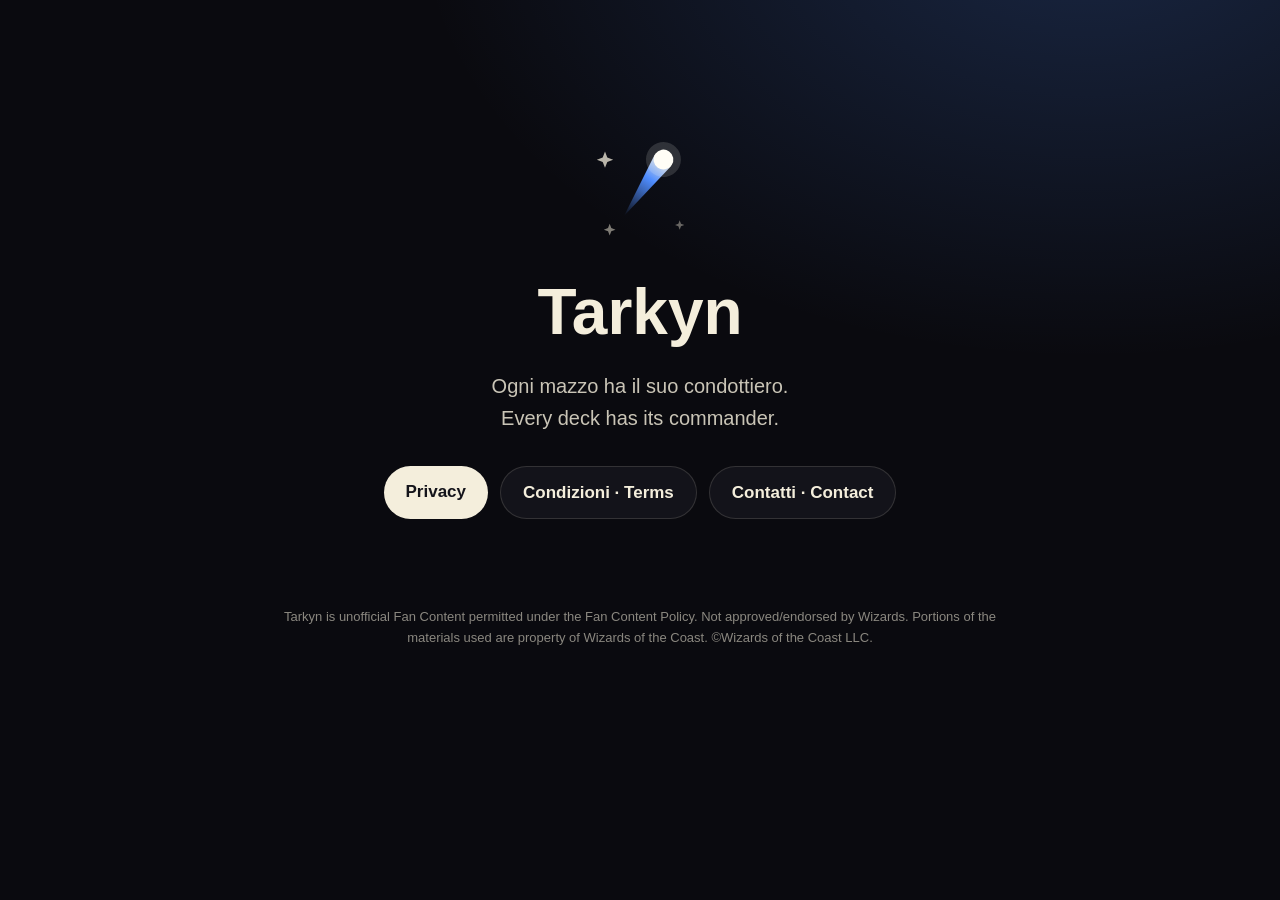
<file: index.html>
<!doctype html>
<html lang="it">
<head>
<meta charset="utf-8">
<meta name="viewport" content="width=device-width, initial-scale=1">
<title>Tarkyn</title>
<meta name="description" content="Tarkyn: costruisci il mazzo attorno al tuo comandante. Ogni mazzo ha il suo condottiero.">
<link rel="icon" href="favicon.svg">
<link rel="stylesheet" href="stile.css">
<style>.hero { text-align: center; padding: 72px 0 24px; } .hero svg { width: 140px; height: 140px; } .hero h1 { font-size: clamp(40px, 9vw, 64px); margin: 8px 0; } .hero p { font-size: 20px; } .links { display: flex; gap: 12px; justify-content: center; flex-wrap: wrap; margin-top: 32px; } .links a { padding: 12px 22px; border-radius: 999px; background: var(--avorio); color: #14141B; text-decoration: none; font-weight: 600; } .links a + a { background: var(--superficie); color: var(--avorio); border: 1px solid rgba(244,238,220,.14); }</style>
</head>
<body>
<main>
<div class="hero">
  <svg viewBox="0 0 120 120" aria-hidden="true"><defs><linearGradient id="t" x1="60" y1="14" x2="60" y2="76" gradientUnits="userSpaceOnUse"><stop offset="0" stop-color="#F4EEDC"/><stop offset=".375" stop-color="#4F8DFF"/><stop offset="1" stop-color="#4F8DFF" stop-opacity="0"/></linearGradient></defs><g transform="translate(-8 8) rotate(35 60 66)"><path d="M51.5 18Q60 15 68.5 18L60 76Z" fill="url(#t)"/><circle cx="60" cy="17" r="15" fill="#FFFDF6" fill-opacity=".14"/><circle cx="60" cy="17" r="8.5" fill="#FFFDF6"/></g><path d="M30 27L31.96 32.04L37 34L31.96 35.96L30 41L28.04 35.96L23 34L28.04 32.04Z" fill="#F4EEDC" fill-opacity=".75"/><path d="M34 89L35.4 92.6L39 94L35.4 95.4L34 99L32.6 95.4L29 94L32.6 92.6Z" fill="#F4EEDC" fill-opacity=".5"/><path d="M94 86L95.12 88.88L98 90L95.12 91.12L94 94L92.88 91.12L90 90L92.88 88.88Z" fill="#F4EEDC" fill-opacity=".4"/></svg>
  <h1>Tarkyn</h1>
  <p>Ogni mazzo ha il suo condottiero.<br><span lang="en">Every deck has its commander.</span></p>
  <div class="links"><a href="privacy.html">Privacy</a><a href="termini.html">Condizioni · Terms</a><a href="mailto:29_sabot_letale@icloud.com">Contatti · Contact</a></div>
</div>
<footer style="text-align:center">Tarkyn is unofficial Fan Content permitted under the Fan Content Policy. Not approved/endorsed by Wizards. Portions of the materials used are property of Wizards of the Coast. ©Wizards of the Coast LLC.</footer>
</main>
</body>
</html>
</file>
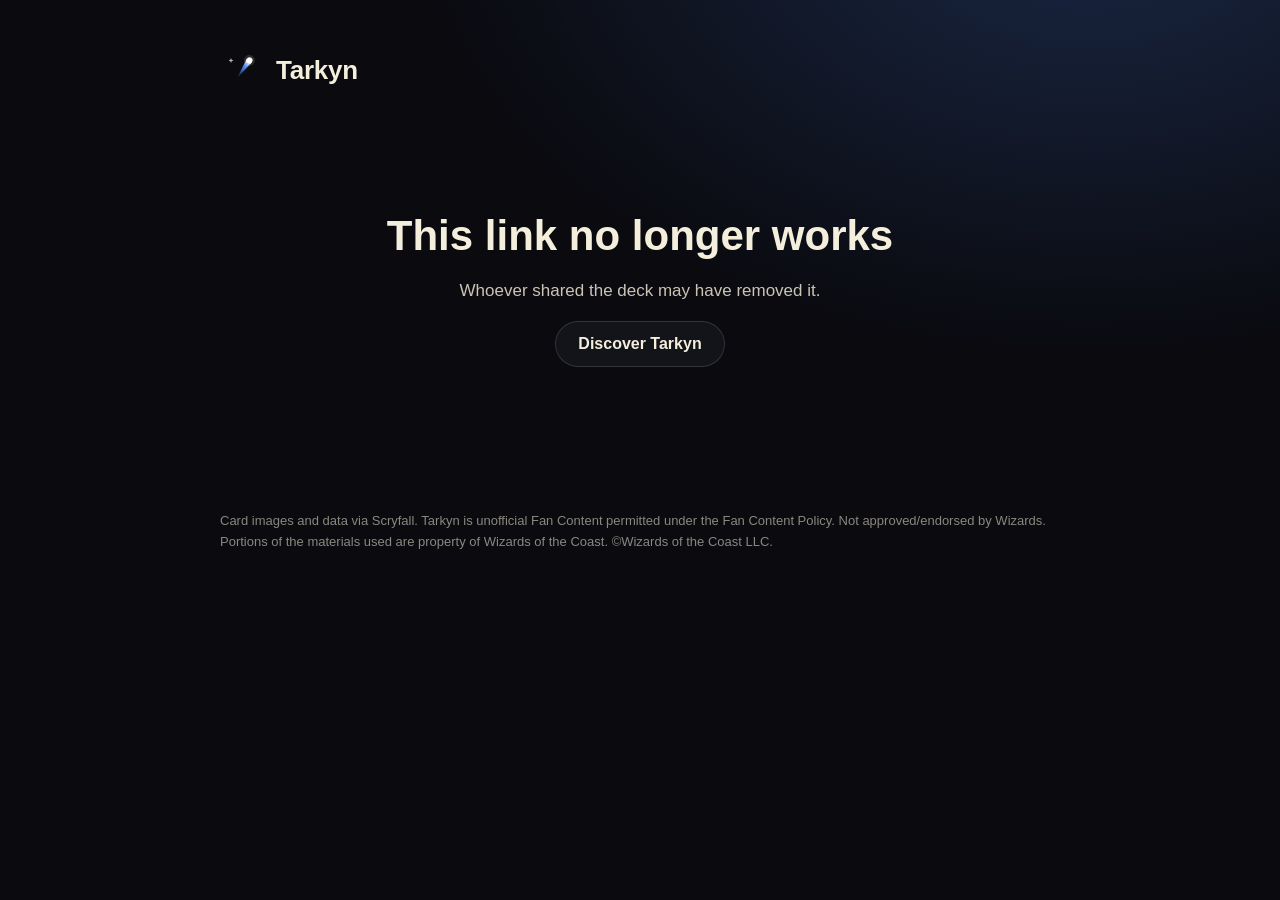
<file: mazzo.html>
<!doctype html>
<html lang="it">
<head>
<meta charset="utf-8">
<meta name="viewport" content="width=device-width, initial-scale=1">
<meta name="robots" content="noindex">
<title>Mazzo · Tarkyn</title>
<meta name="description" content="Un mazzo Commander condiviso da Tarkyn.">
<link rel="icon" href="favicon.svg">
<link rel="stylesheet" href="stile.css">
<style>
  main { max-width: 880px; }
  .hero { display: grid; grid-template-columns: minmax(0, 260px) 1fr; gap: 32px; align-items: end; margin-bottom: 32px; }
  .comandanti { position: relative; }
  .comandanti img { width: 100%; aspect-ratio: 488 / 680; border-radius: 4.75% / 3.5%; display: block; background: var(--superficie);
    box-shadow: 0 24px 60px rgba(0, 0, 0, .55), 0 0 60px var(--alone, rgba(79, 141, 255, .25)); transition: transform .4s ease; }
  .comandanti img + img { position: absolute; width: 62%; right: -18%; bottom: -10%; transform: rotate(6deg); }
  .occhiello { color: var(--blu); font: 700 13px/1 -apple-system, sans-serif; letter-spacing: .08em; text-transform: uppercase; margin: 0 0 10px; }
  .hero h1 { margin-bottom: 6px; overflow-wrap: anywhere; }
  .chi { color: var(--avorio); font-size: 19px; margin: 0 0 16px; }
  .pillole { display: flex; flex-wrap: wrap; gap: 8px; margin: 0 0 20px; padding: 0; list-style: none; }
  .pillole li { margin: 0; padding: 6px 12px; border-radius: 999px; background: var(--superficie); border: 1px solid rgba(244, 238, 220, .1); font-size: 14px; color: var(--avorio); display: inline-flex; gap: 6px; align-items: center; }
  .punti { display: inline-flex; gap: 3px; }
  .punti i { width: 11px; height: 11px; border-radius: 50%; display: inline-block; }
  .azioni { display: flex; flex-wrap: wrap; gap: 10px; }
  .azioni button, .azioni a { font: 600 16px/1 -apple-system, sans-serif; padding: 14px 22px; border-radius: 999px; border: 0; cursor: pointer; text-decoration: none; white-space: nowrap; }
  .primario { background: var(--avorio); color: #14141B; }
  .secondario { background: var(--superficie); color: var(--avorio); border: 1px solid rgba(244, 238, 220, .14) !important; }
  .fatto { color: #2FD27A; font-size: 15px; align-self: center; }
  .curva { background: var(--superficie); border: 1px solid rgba(244, 238, 220, .1); border-radius: 24px; padding: 18px 20px 12px; margin: 0 0 32px; }
  .curva h2 { margin: 0 0 12px; font-size: 17px; }
  .barre { display: grid; grid-template-columns: repeat(8, 1fr); gap: 8px; align-items: end; height: 110px; }
  .barra { display: flex; flex-direction: column; align-items: center; justify-content: flex-end; height: 100%; gap: 4px; font-size: 12px; color: var(--tenue); }
  .barra b { color: var(--avorio); font-weight: 600; }
  .barra span { width: 100%; max-width: 44px; border-radius: 8px 8px 3px 3px; background: linear-gradient(var(--blu), rgba(79, 141, 255, .45)); min-height: 3px; }
  .gruppi { columns: 2 340px; column-gap: 32px; }
  .gruppo { break-inside: avoid; margin: 0 0 28px; }
  .gruppo h2 { margin: 0 0 6px; font-size: 17px; display: flex; justify-content: space-between; }
  .gruppo h2 small { color: var(--tenue); font-weight: 500; }
  .gruppo ul { list-style: none; padding: 0; margin: 0; }
  .gruppo li { margin: 0; display: grid; grid-template-columns: 26px 1fr auto; gap: 8px; align-items: center; padding: 6px 0; border-bottom: 1px solid rgba(244, 238, 220, .06); }
  .gruppo li button { all: unset; cursor: pointer; color: var(--avorio); overflow-wrap: anywhere; }
  .gruppo li button:hover, .gruppo li button:focus-visible { color: var(--blu); }
  .q { color: var(--tenue); font-variant-numeric: tabular-nums; }
  .costo { display: inline-flex; gap: 2px; }
  .costo i { width: 15px; height: 15px; border-radius: 50%; font: 700 9px/15px -apple-system, sans-serif; text-align: center; font-style: normal; color: #14141B; background: #CFC8B6; }
  .anteprima { position: fixed; inset: 0; background: rgba(5, 5, 8, .78); display: none; align-items: center; justify-content: center; padding: 24px; z-index: 10; backdrop-filter: blur(6px); }
  .anteprima.aperta { display: flex; }
  .anteprima img { max-width: min(380px, 100%); max-height: 86vh; border-radius: 4.75% / 3.5%; box-shadow: 0 30px 80px rgba(0, 0, 0, .7); }
  .stato { text-align: center; padding: 80px 0; }
  .stato h1 { margin-bottom: 12px; }
  @media (max-width: 620px) {
    .hero { grid-template-columns: 1fr; gap: 24px; }
    .comandanti { width: min(240px, 66vw); margin: 0 auto; }
    .hero > div:last-child { text-align: center; }
    .pillole, .azioni { justify-content: center; }
  }
</style>
</head>
<body>
<main>
<header>
  <svg viewBox="0 0 120 120" aria-hidden="true"><defs><linearGradient id="t" x1="60" y1="14" x2="60" y2="76" gradientUnits="userSpaceOnUse"><stop offset="0" stop-color="#F4EEDC"/><stop offset=".375" stop-color="#4F8DFF"/><stop offset="1" stop-color="#4F8DFF" stop-opacity="0"/></linearGradient></defs><g transform="translate(-8 8) rotate(35 60 66)"><path d="M51.5 18Q60 15 68.5 18L60 76Z" fill="url(#t)"/><circle cx="60" cy="17" r="15" fill="#FFFDF6" fill-opacity=".14"/><circle cx="60" cy="17" r="8.5" fill="#FFFDF6"/></g><path d="M30 27L31.96 32.04L37 34L31.96 35.96L30 41L28.04 35.96L23 34L28.04 32.04Z" fill="#F4EEDC" fill-opacity=".75"/></svg>
  <a href="./">Tarkyn</a>
</header>
<div id="contenuto"><p class="stato" id="caricamento"></p></div>
<footer id="piede"></footer>
</main>
<div class="anteprima" id="anteprima" role="dialog" aria-modal="true"><img alt=""></div>
<script>
(() => {
  const SUPA = { url: 'https://yxtmbnbyxlhxgdmqcqsd.supabase.co/rest/v1/rpc/shared_deck', key: 'sb_publishable_RD2QDIwoy5gZ8WLfhag2tQ_oLxZ_M3_' };
  const EN = !/^it\b/i.test(navigator.language || 'it');
  document.documentElement.lang = EN ? 'en' : 'it';
  const L = EN ? {
    loading: 'Opening the deck…', eyebrow: 'Commander deck', led: 'Led by', cards: (n) => `${n} cards`, bracket: (n) => `Bracket ${n}`,
    updated: 'Updated', copy: 'Copy the list', copied: 'Copied: paste it wherever you play.', curve: 'Mana curve',
    groups: { commander: 'Commander', creature: 'Creatures', planeswalker: 'Planeswalkers', battle: 'Battles', instant: 'Instants', sorcery: 'Sorceries', artifact: 'Artifacts', enchantment: 'Enchantments', land: 'Lands', other: 'Other' },
    goneTitle: 'This link no longer works', goneText: 'Whoever shared the deck may have removed it.', errTitle: 'The deck didn’t load', errText: 'Check your connection and try again.', retry: 'Try again',
    made: 'Made with Tarkyn, the app for building Commander decks.', home: 'Discover Tarkyn',
    credits: 'Card images and data via Scryfall. Tarkyn is unofficial Fan Content permitted under the Fan Content Policy. Not approved/endorsed by Wizards. Portions of the materials used are property of Wizards of the Coast. ©Wizards of the Coast LLC.'
  } : {
    loading: 'Sto aprendo il mazzo…', eyebrow: 'Mazzo Commander', led: 'Guidato da', cards: (n) => `${n} carte`, bracket: (n) => `Bracket ${n}`,
    updated: 'Aggiornato il', copy: 'Copia la lista', copied: 'Copiata: incollala dove giochi.', curve: 'Curva di mana',
    groups: { commander: 'Comandante', creature: 'Creature', planeswalker: 'Planeswalker', battle: 'Battaglie', instant: 'Istantanei', sorcery: 'Stregonerie', artifact: 'Artefatti', enchantment: 'Incantesimi', land: 'Terre', other: 'Altro' },
    goneTitle: 'Questo link non funziona più', goneText: 'Forse chi ha condiviso il mazzo l’ha tolto.', errTitle: 'Il mazzo non si è aperto', errText: 'Controlla la connessione e riprova.', retry: 'Riprova',
    made: 'Fatto con Tarkyn, l’app per costruire mazzi Commander.', home: 'Scopri Tarkyn',
    credits: 'Immagini e dati delle carte tramite Scryfall. Tarkyn is unofficial Fan Content permitted under the Fan Content Policy. Not approved/endorsed by Wizards. Portions of the materials used are property of Wizards of the Coast. ©Wizards of the Coast LLC.'
  };
  const COLORS = { W: '#F4EEDC', U: '#4F8DFF', B: '#A06BFF', R: '#FF5A3C', G: '#2FD27A' };
  const ORDER = ['creature', 'planeswalker', 'battle', 'instant', 'sorcery', 'artifact', 'enchantment', 'land', 'other'];
  const box = document.getElementById('contenuto');
  document.getElementById('piede').textContent = L.credits;
  const esc = (s) => String(s ?? '').replace(/[&<>"']/g, (c) => ({ '&': '&amp;', '<': '&lt;', '>': '&gt;', '"': '&quot;', "'": '&#39;' })[c]);
  const img = (c) => c.img || `https://api.scryfall.com/cards/named?exact=${encodeURIComponent(c.n)}&format=image&version=normal`;

  function group(t) {
    const s = String(t || '').toLowerCase().split('//')[0];
    if (s.includes('land') && !s.includes('creature')) return 'land';
    for (const g of ['creature', 'planeswalker', 'battle', 'instant', 'sorcery', 'artifact', 'enchantment']) if (s.includes(g)) return g;
    return 'other';
  }
  function cost(m) {
    const parts = String(m || '').split('//')[0].match(/\{[^}]+\}/g) || [];
    return parts.map((p) => {
      const s = p.slice(1, -1).toUpperCase();
      const one = s.split('/').find((x) => COLORS[x]);
      return `<i style="background:${one ? COLORS[one] : '#CFC8B6'}">${esc(one && s.length === 1 ? '' : s.replace('/P', '').slice(0, 2))}</i>`;
    }).join('');
  }
  function listText(d) {
    const cmd = d.cards.filter((c) => c.c), rest = d.cards.filter((c) => !c.c);
    return ['Commander', ...cmd.map((c) => `${c.q || 1} ${c.n}`), '', 'Deck', ...rest.map((c) => `${c.q || 1} ${c.n}`)].join('\n');
  }

  function render(d) {
    const cards = Array.isArray(d.cards) ? d.cards : [];
    const commanders = cards.filter((c) => c.c);
    const total = cards.reduce((a, c) => a + (c.q || 1), 0);
    const colors = String(d.colors || '').split('').filter((x) => COLORS[x]);
    document.title = `${d.name || L.eyebrow} · Tarkyn`;
    if (colors.length) document.documentElement.style.setProperty('--alone', COLORS[colors[0]] + '55');
    const groups = {};
    for (const c of cards.filter((c) => !c.c)) (groups[group(c.t)] ||= []).push(c);
    const curve = Array(8).fill(0);
    for (const c of cards) if (!c.c && group(c.t) !== 'land') curve[Math.min(7, Math.max(0, Math.round(c.mv || 0)))] += c.q || 1;
    const top = Math.max(1, ...curve);
    const updated = d.updated ? new Date(d.updated).toLocaleDateString(EN ? 'en-GB' : 'it-IT', { day: 'numeric', month: 'long', year: 'numeric' }) : '';
    let i = 0;
    const all = [];
    const row = (c) => { all.push(c); return `<li><span class="q">${c.q || 1}</span><button data-i="${i++}">${esc(c.n)}</button><span class="costo">${cost(c.m)}</span></li>`; };
    box.innerHTML = `
      <section class="hero">
        <div class="comandanti">${commanders.slice(0, 2).map((c) => { all.push(c); return `<img src="${esc(img(c))}" alt="${esc(c.n)}" data-i="${i++}" loading="eager">`; }).join('')}</div>
        <div>
          <p class="occhiello">${L.eyebrow}</p>
          <h1>${esc(d.name || '')}</h1>
          ${commanders.length ? `<p class="chi">${L.led} ${commanders.map((c) => esc(c.n)).join(' + ')}</p>` : ''}
          <ul class="pillole">
            ${colors.length ? `<li><span class="punti">${colors.map((x) => `<i style="background:${COLORS[x]}"></i>`).join('')}</span></li>` : ''}
            <li>${L.cards(total)}</li>
            ${d.bracket ? `<li>${L.bracket(d.bracket)}</li>` : ''}
            ${updated ? `<li>${L.updated} ${updated}</li>` : ''}
          </ul>
          <div class="azioni"><button class="primario" id="copia">${L.copy}</button><span class="fatto" id="copiata" hidden>${L.copied}</span></div>
        </div>
      </section>
      <section class="curva" aria-label="${L.curve}"><h2>${L.curve}</h2>
        <div class="barre">${curve.map((n, k) => `<div class="barra"><b>${n || ''}</b><span style="height:${(n / top) * 78}%"></span>${k === 7 ? '7+' : k}</div>`).join('')}</div>
      </section>
      <section class="gruppi">${ORDER.filter((g) => groups[g]).map((g) => `
        <div class="gruppo"><h2>${L.groups[g]} <small>${groups[g].reduce((a, c) => a + (c.q || 1), 0)}</small></h2>
          <ul>${groups[g].sort((a, b) => (a.mv || 0) - (b.mv || 0) || a.n.localeCompare(b.n)).map(row).join('')}</ul></div>`).join('')}
      </section>
      <p class="nota">${L.made} <a href="./">${L.home}</a></p>`;
    document.getElementById('copia').onclick = async () => {
      try { await navigator.clipboard.writeText(listText(d)); document.getElementById('copiata').hidden = false; } catch {}
    };
    const prev = document.getElementById('anteprima');
    box.addEventListener('click', (e) => {
      const t = e.target.closest('[data-i]'); if (!t) return;
      const c = all[+t.dataset.i]; prev.querySelector('img').removeAttribute('src'); prev.querySelector('img').src = img(c); prev.querySelector('img').alt = c.n; prev.classList.add('aperta');
    });
    prev.onclick = () => prev.classList.remove('aperta');
    document.addEventListener('keydown', (e) => { if (e.key === 'Escape') prev.classList.remove('aperta'); });
  }

  function message(title, text, retry) {
    box.innerHTML = `<div class="stato"><h1>${title}</h1><p>${text}</p>${retry ? `<div class="azioni" style="justify-content:center"><button class="primario" id="riprova">${L.retry}</button></div>` : `<div class="azioni" style="justify-content:center"><a class="secondario" href="./">${L.home}</a></div>`}</div>`;
    if (retry) document.getElementById('riprova').onclick = load;
  }

  async function load() {
    const id = location.hash.replace(/^#/, '').trim();
    box.innerHTML = `<p class="stato">${L.loading}</p>`;
    if (!/^[A-Za-z0-9]{6,20}$/.test(id)) return message(L.goneTitle, L.goneText, false);
    try {
      const r = await fetch(SUPA.url, { method: 'POST', headers: { apikey: SUPA.key, 'Content-Type': 'application/json' }, body: JSON.stringify({ p_id: id }) });
      if (!r.ok) throw new Error(r.status);
      const d = await r.json();
      if (!d || !Array.isArray(d.cards)) return message(L.goneTitle, L.goneText, false);
      render(d);
    } catch { message(L.errTitle, L.errText, true); }
  }
  window.addEventListener('hashchange', load);
  load();
})();
</script>
</body>
</html>
</file>
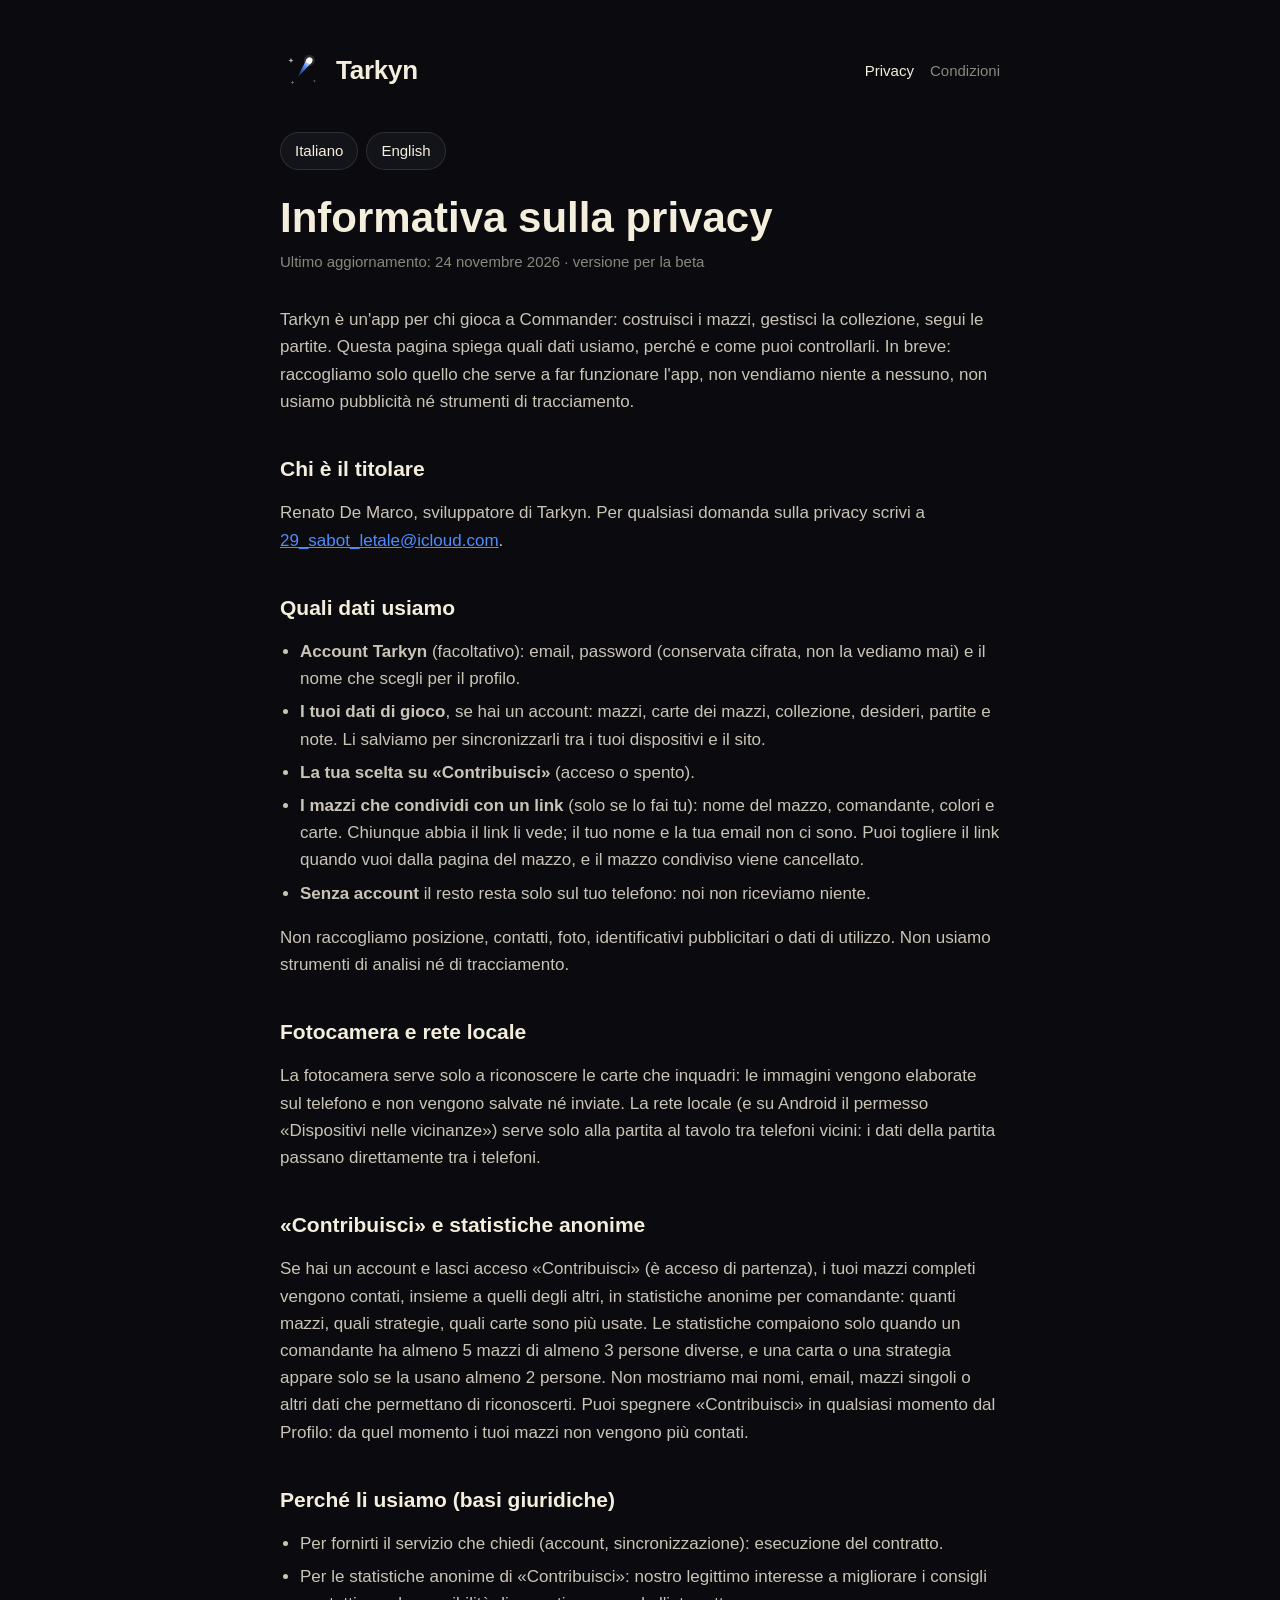
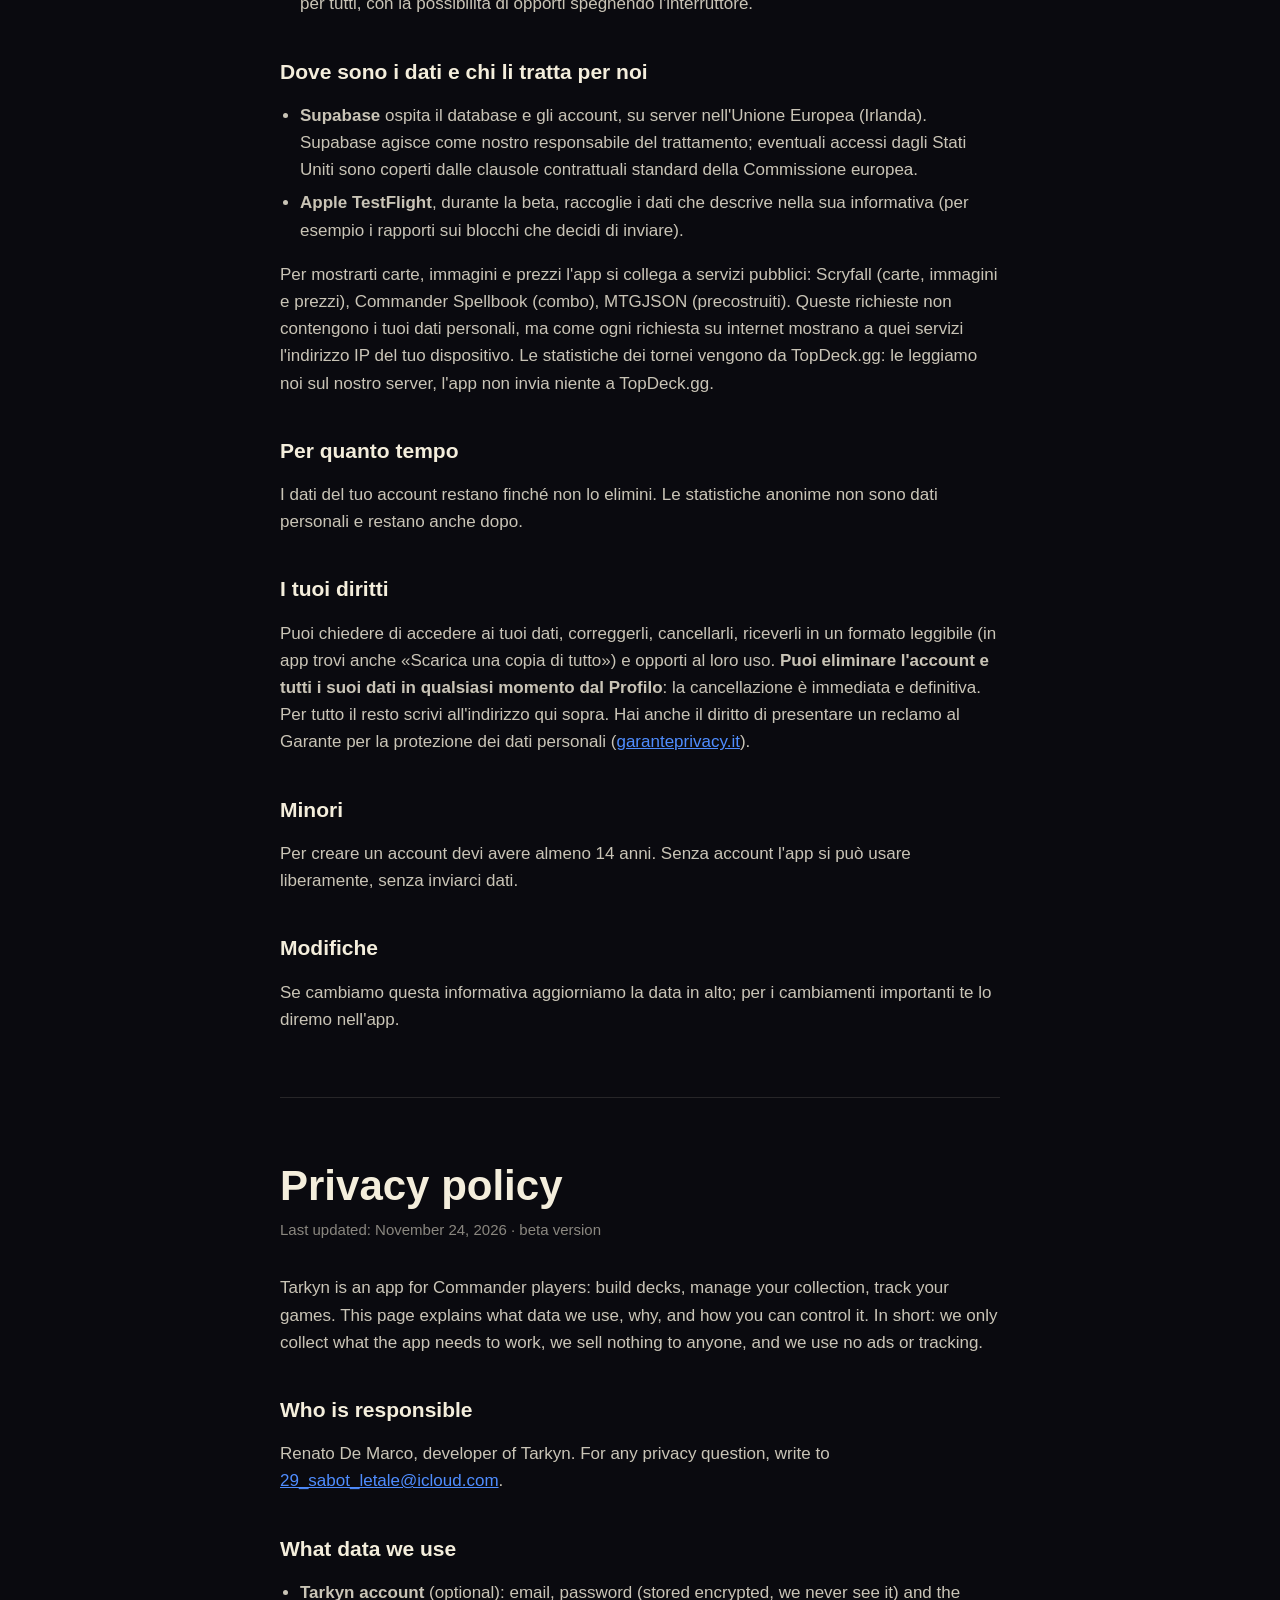
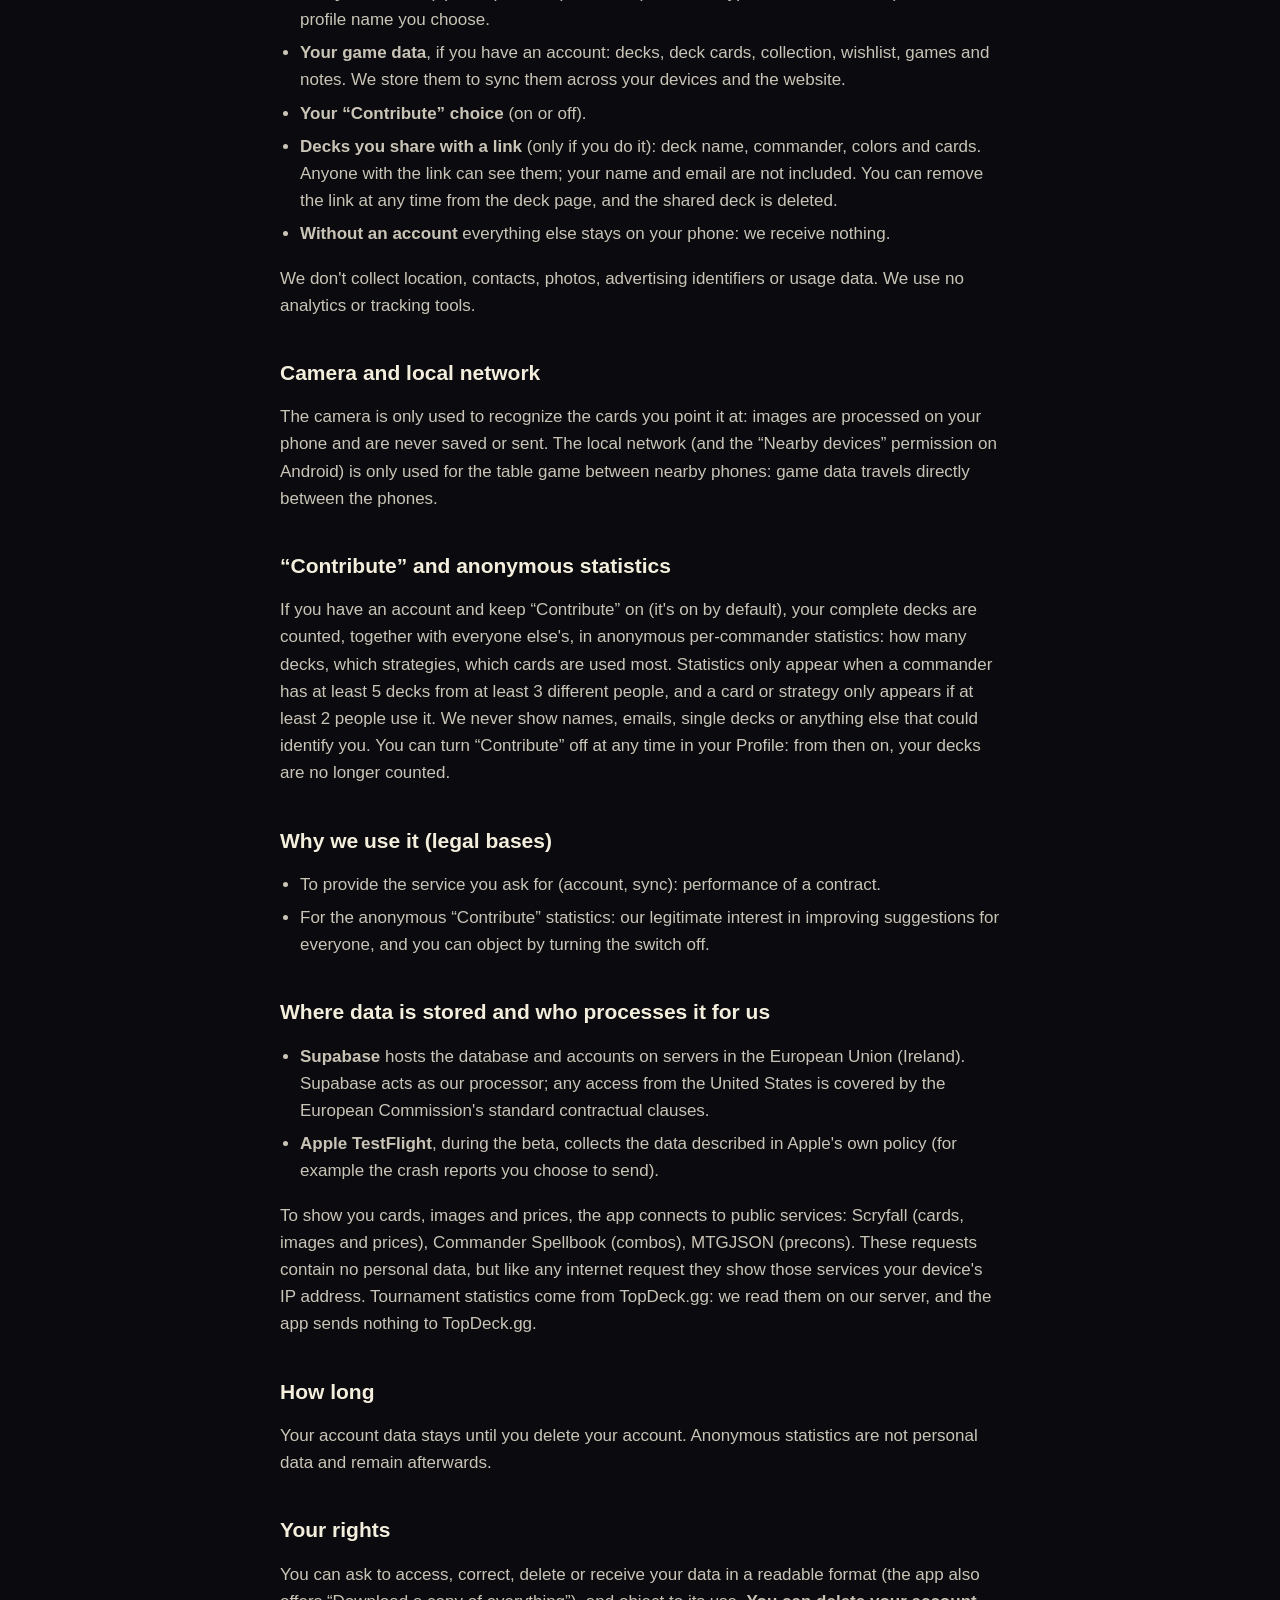
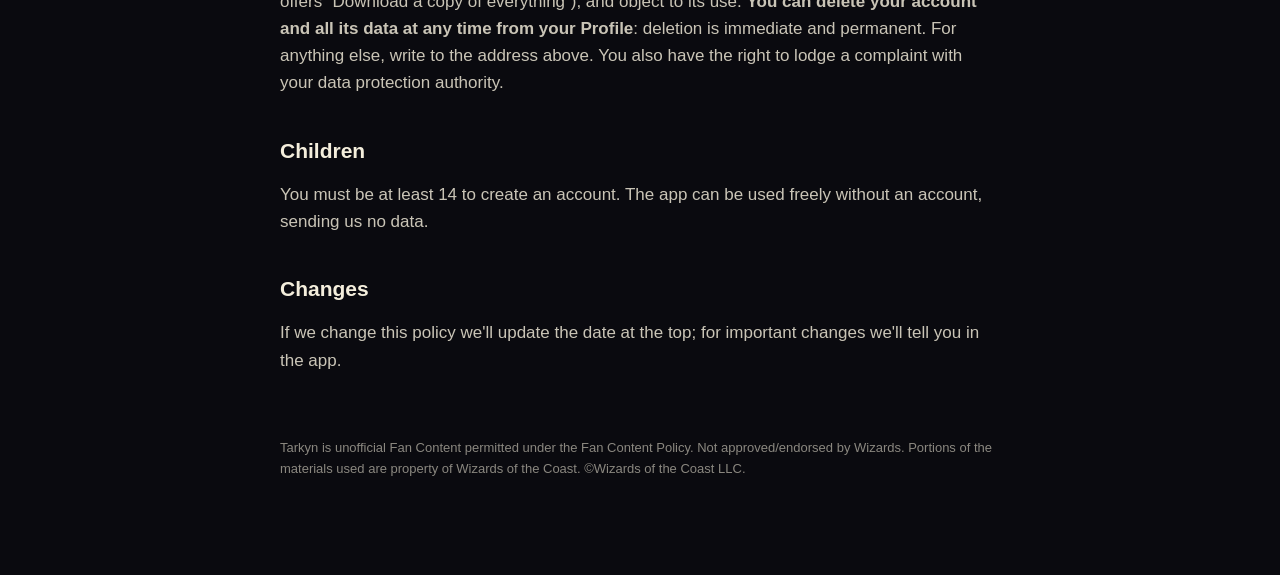
<file: privacy.html>
<!doctype html>
<html lang="it">
<head>
<meta charset="utf-8">
<meta name="viewport" content="width=device-width, initial-scale=1">
<title>Tarkyn · Privacy</title>
<meta name="description" content="Informativa sulla privacy di Tarkyn, l'app per giocatori di Commander.">
<link rel="icon" href="favicon.svg">
<link rel="stylesheet" href="stile.css">
</head>
<body>
<main>
<header>
  <svg viewBox="0 0 120 120" aria-hidden="true"><defs><linearGradient id="t" x1="60" y1="14" x2="60" y2="76" gradientUnits="userSpaceOnUse"><stop offset="0" stop-color="#F4EEDC"/><stop offset=".375" stop-color="#4F8DFF"/><stop offset="1" stop-color="#4F8DFF" stop-opacity="0"/></linearGradient></defs><g transform="translate(-8 8) rotate(35 60 66)"><path d="M51.5 18Q60 15 68.5 18L60 76Z" fill="url(#t)"/><circle cx="60" cy="17" r="15" fill="#FFFDF6" fill-opacity=".14"/><circle cx="60" cy="17" r="8.5" fill="#FFFDF6"/></g><path d="M30 27L31.96 32.04L37 34L31.96 35.96L30 41L28.04 35.96L23 34L28.04 32.04Z" fill="#F4EEDC" fill-opacity=".75"/><path d="M34 89L35.4 92.6L39 94L35.4 95.4L34 99L32.6 95.4L29 94L32.6 92.6Z" fill="#F4EEDC" fill-opacity=".5"/><path d="M94 86L95.12 88.88L98 90L95.12 91.12L94 94L92.88 91.12L90 90L92.88 88.88Z" fill="#F4EEDC" fill-opacity=".4"/></svg>
  <a href="./">Tarkyn</a>
  <nav><a href="privacy.html" aria-current="page">Privacy</a><a href="termini.html">Condizioni</a></nav>
</header>

<div class="lingue"><a href="#it">Italiano</a><a href="#en">English</a></div>

<section id="it" lang="it">
<h1>Informativa sulla privacy</h1>
<p class="data">Ultimo aggiornamento: 24 novembre 2026 · versione per la beta</p>

<p>Tarkyn è un'app per chi gioca a Commander: costruisci i mazzi, gestisci la collezione, segui le partite. Questa pagina spiega quali dati usiamo, perché e come puoi controllarli. In breve: raccogliamo solo quello che serve a far funzionare l'app, non vendiamo niente a nessuno, non usiamo pubblicità né strumenti di tracciamento.</p>

<h2>Chi è il titolare</h2>
<p>Renato De Marco, sviluppatore di Tarkyn. Per qualsiasi domanda sulla privacy scrivi a <a href="mailto:29_sabot_letale@icloud.com">29_sabot_letale@icloud.com</a>.</p>

<h2>Quali dati usiamo</h2>
<ul>
  <li><strong>Account Tarkyn</strong> (facoltativo): email, password (conservata cifrata, non la vediamo mai) e il nome che scegli per il profilo.</li>
  <li><strong>I tuoi dati di gioco</strong>, se hai un account: mazzi, carte dei mazzi, collezione, desideri, partite e note. Li salviamo per sincronizzarli tra i tuoi dispositivi e il sito.</li>
  <li><strong>La tua scelta su «Contribuisci»</strong> (acceso o spento).</li>
  <li><strong>I mazzi che condividi con un link</strong> (solo se lo fai tu): nome del mazzo, comandante, colori e carte. Chiunque abbia il link li vede; il tuo nome e la tua email non ci sono. Puoi togliere il link quando vuoi dalla pagina del mazzo, e il mazzo condiviso viene cancellato.</li>
  <li><strong>Senza account</strong> il resto resta solo sul tuo telefono: noi non riceviamo niente.</li>
</ul>
<p>Non raccogliamo posizione, contatti, foto, identificativi pubblicitari o dati di utilizzo. Non usiamo strumenti di analisi né di tracciamento.</p>

<h2>Fotocamera e rete locale</h2>
<p>La fotocamera serve solo a riconoscere le carte che inquadri: le immagini vengono elaborate sul telefono e non vengono salvate né inviate. La rete locale (e su Android il permesso «Dispositivi nelle vicinanze») serve solo alla partita al tavolo tra telefoni vicini: i dati della partita passano direttamente tra i telefoni.</p>

<h2>«Contribuisci» e statistiche anonime</h2>
<p>Se hai un account e lasci acceso «Contribuisci» (è acceso di partenza), i tuoi mazzi completi vengono contati, insieme a quelli degli altri, in statistiche anonime per comandante: quanti mazzi, quali strategie, quali carte sono più usate. Le statistiche compaiono solo quando un comandante ha almeno 5 mazzi di almeno 3 persone diverse, e una carta o una strategia appare solo se la usano almeno 2 persone. Non mostriamo mai nomi, email, mazzi singoli o altri dati che permettano di riconoscerti. Puoi spegnere «Contribuisci» in qualsiasi momento dal Profilo: da quel momento i tuoi mazzi non vengono più contati.</p>

<h2>Perché li usiamo (basi giuridiche)</h2>
<ul>
  <li>Per fornirti il servizio che chiedi (account, sincronizzazione): esecuzione del contratto.</li>
  <li>Per le statistiche anonime di «Contribuisci»: nostro legittimo interesse a migliorare i consigli per tutti, con la possibilità di opporti spegnendo l'interruttore.</li>
</ul>

<h2>Dove sono i dati e chi li tratta per noi</h2>
<ul>
  <li><strong>Supabase</strong> ospita il database e gli account, su server nell'Unione Europea (Irlanda). Supabase agisce come nostro responsabile del trattamento; eventuali accessi dagli Stati Uniti sono coperti dalle clausole contrattuali standard della Commissione europea.</li>
  <li><strong>Apple TestFlight</strong>, durante la beta, raccoglie i dati che descrive nella sua informativa (per esempio i rapporti sui blocchi che decidi di inviare).</li>
</ul>
<p>Per mostrarti carte, immagini e prezzi l'app si collega a servizi pubblici: Scryfall (carte, immagini e prezzi), Commander Spellbook (combo), MTGJSON (precostruiti). Queste richieste non contengono i tuoi dati personali, ma come ogni richiesta su internet mostrano a quei servizi l'indirizzo IP del tuo dispositivo. Le statistiche dei tornei vengono da TopDeck.gg: le leggiamo noi sul nostro server, l'app non invia niente a TopDeck.gg.</p>

<h2>Per quanto tempo</h2>
<p>I dati del tuo account restano finché non lo elimini. Le statistiche anonime non sono dati personali e restano anche dopo.</p>

<h2>I tuoi diritti</h2>
<p>Puoi chiedere di accedere ai tuoi dati, correggerli, cancellarli, riceverli in un formato leggibile (in app trovi anche «Scarica una copia di tutto») e opporti al loro uso. <strong>Puoi eliminare l'account e tutti i suoi dati in qualsiasi momento dal Profilo</strong>: la cancellazione è immediata e definitiva. Per tutto il resto scrivi all'indirizzo qui sopra. Hai anche il diritto di presentare un reclamo al Garante per la protezione dei dati personali (<a href="https://www.garanteprivacy.it">garanteprivacy.it</a>).</p>

<h2>Minori</h2>
<p>Per creare un account devi avere almeno 14 anni. Senza account l'app si può usare liberamente, senza inviarci dati.</p>

<h2>Modifiche</h2>
<p>Se cambiamo questa informativa aggiorniamo la data in alto; per i cambiamenti importanti te lo diremo nell'app.</p>
</section>

<hr>

<section id="en" lang="en">
<h1>Privacy policy</h1>
<p class="data">Last updated: November 24, 2026 · beta version</p>

<p>Tarkyn is an app for Commander players: build decks, manage your collection, track your games. This page explains what data we use, why, and how you can control it. In short: we only collect what the app needs to work, we sell nothing to anyone, and we use no ads or tracking.</p>

<h2>Who is responsible</h2>
<p>Renato De Marco, developer of Tarkyn. For any privacy question, write to <a href="mailto:29_sabot_letale@icloud.com">29_sabot_letale@icloud.com</a>.</p>

<h2>What data we use</h2>
<ul>
  <li><strong>Tarkyn account</strong> (optional): email, password (stored encrypted, we never see it) and the profile name you choose.</li>
  <li><strong>Your game data</strong>, if you have an account: decks, deck cards, collection, wishlist, games and notes. We store them to sync them across your devices and the website.</li>
  <li><strong>Your “Contribute” choice</strong> (on or off).</li>
  <li><strong>Decks you share with a link</strong> (only if you do it): deck name, commander, colors and cards. Anyone with the link can see them; your name and email are not included. You can remove the link at any time from the deck page, and the shared deck is deleted.</li>
  <li><strong>Without an account</strong> everything else stays on your phone: we receive nothing.</li>
</ul>
<p>We don't collect location, contacts, photos, advertising identifiers or usage data. We use no analytics or tracking tools.</p>

<h2>Camera and local network</h2>
<p>The camera is only used to recognize the cards you point it at: images are processed on your phone and are never saved or sent. The local network (and the “Nearby devices” permission on Android) is only used for the table game between nearby phones: game data travels directly between the phones.</p>

<h2>“Contribute” and anonymous statistics</h2>
<p>If you have an account and keep “Contribute” on (it's on by default), your complete decks are counted, together with everyone else's, in anonymous per-commander statistics: how many decks, which strategies, which cards are used most. Statistics only appear when a commander has at least 5 decks from at least 3 different people, and a card or strategy only appears if at least 2 people use it. We never show names, emails, single decks or anything else that could identify you. You can turn “Contribute” off at any time in your Profile: from then on, your decks are no longer counted.</p>

<h2>Why we use it (legal bases)</h2>
<ul>
  <li>To provide the service you ask for (account, sync): performance of a contract.</li>
  <li>For the anonymous “Contribute” statistics: our legitimate interest in improving suggestions for everyone, and you can object by turning the switch off.</li>
</ul>

<h2>Where data is stored and who processes it for us</h2>
<ul>
  <li><strong>Supabase</strong> hosts the database and accounts on servers in the European Union (Ireland). Supabase acts as our processor; any access from the United States is covered by the European Commission's standard contractual clauses.</li>
  <li><strong>Apple TestFlight</strong>, during the beta, collects the data described in Apple's own policy (for example the crash reports you choose to send).</li>
</ul>
<p>To show you cards, images and prices, the app connects to public services: Scryfall (cards, images and prices), Commander Spellbook (combos), MTGJSON (precons). These requests contain no personal data, but like any internet request they show those services your device's IP address. Tournament statistics come from TopDeck.gg: we read them on our server, and the app sends nothing to TopDeck.gg.</p>

<h2>How long</h2>
<p>Your account data stays until you delete your account. Anonymous statistics are not personal data and remain afterwards.</p>

<h2>Your rights</h2>
<p>You can ask to access, correct, delete or receive your data in a readable format (the app also offers “Download a copy of everything”), and object to its use. <strong>You can delete your account and all its data at any time from your Profile</strong>: deletion is immediate and permanent. For anything else, write to the address above. You also have the right to lodge a complaint with your data protection authority.</p>

<h2>Children</h2>
<p>You must be at least 14 to create an account. The app can be used freely without an account, sending us no data.</p>

<h2>Changes</h2>
<p>If we change this policy we'll update the date at the top; for important changes we'll tell you in the app.</p>
</section>

<footer>Tarkyn is unofficial Fan Content permitted under the Fan Content Policy. Not approved/endorsed by Wizards. Portions of the materials used are property of Wizards of the Coast. ©Wizards of the Coast LLC.</footer>
</main>
</body>
</html>
</file>
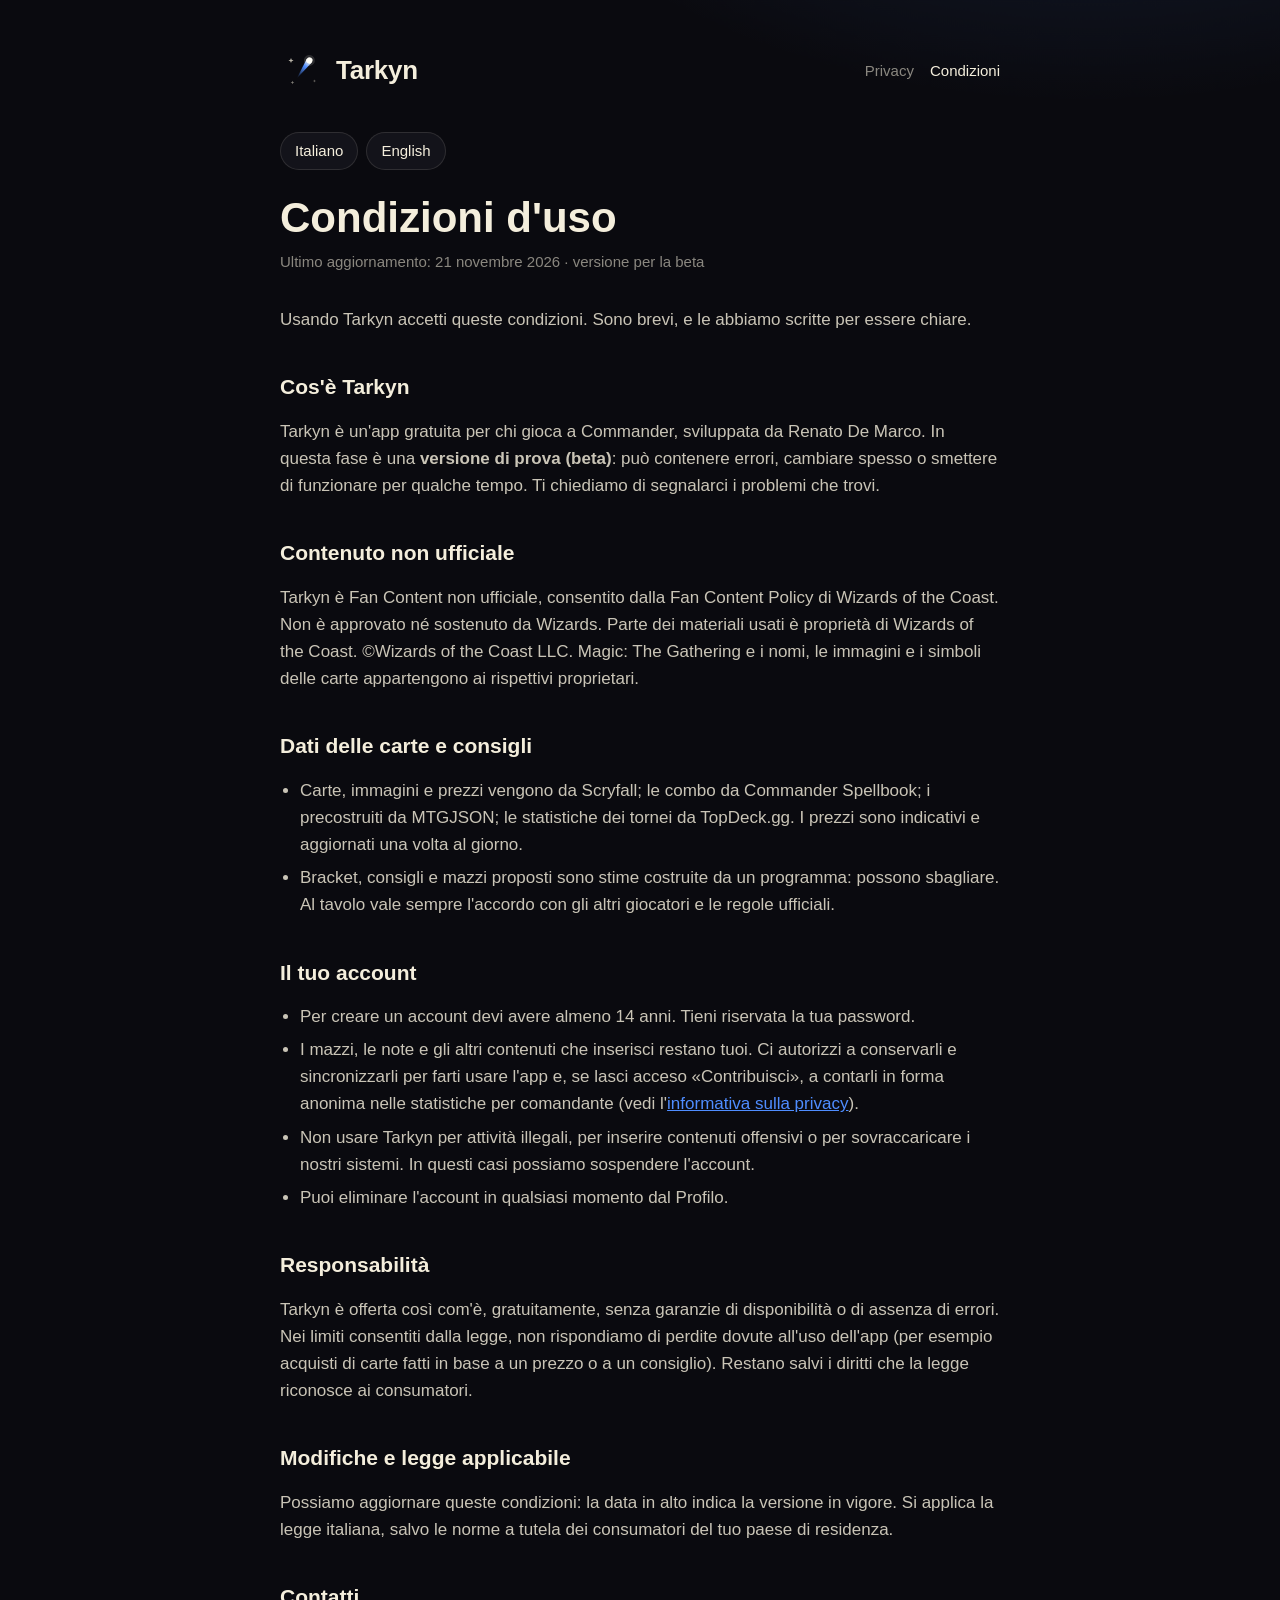
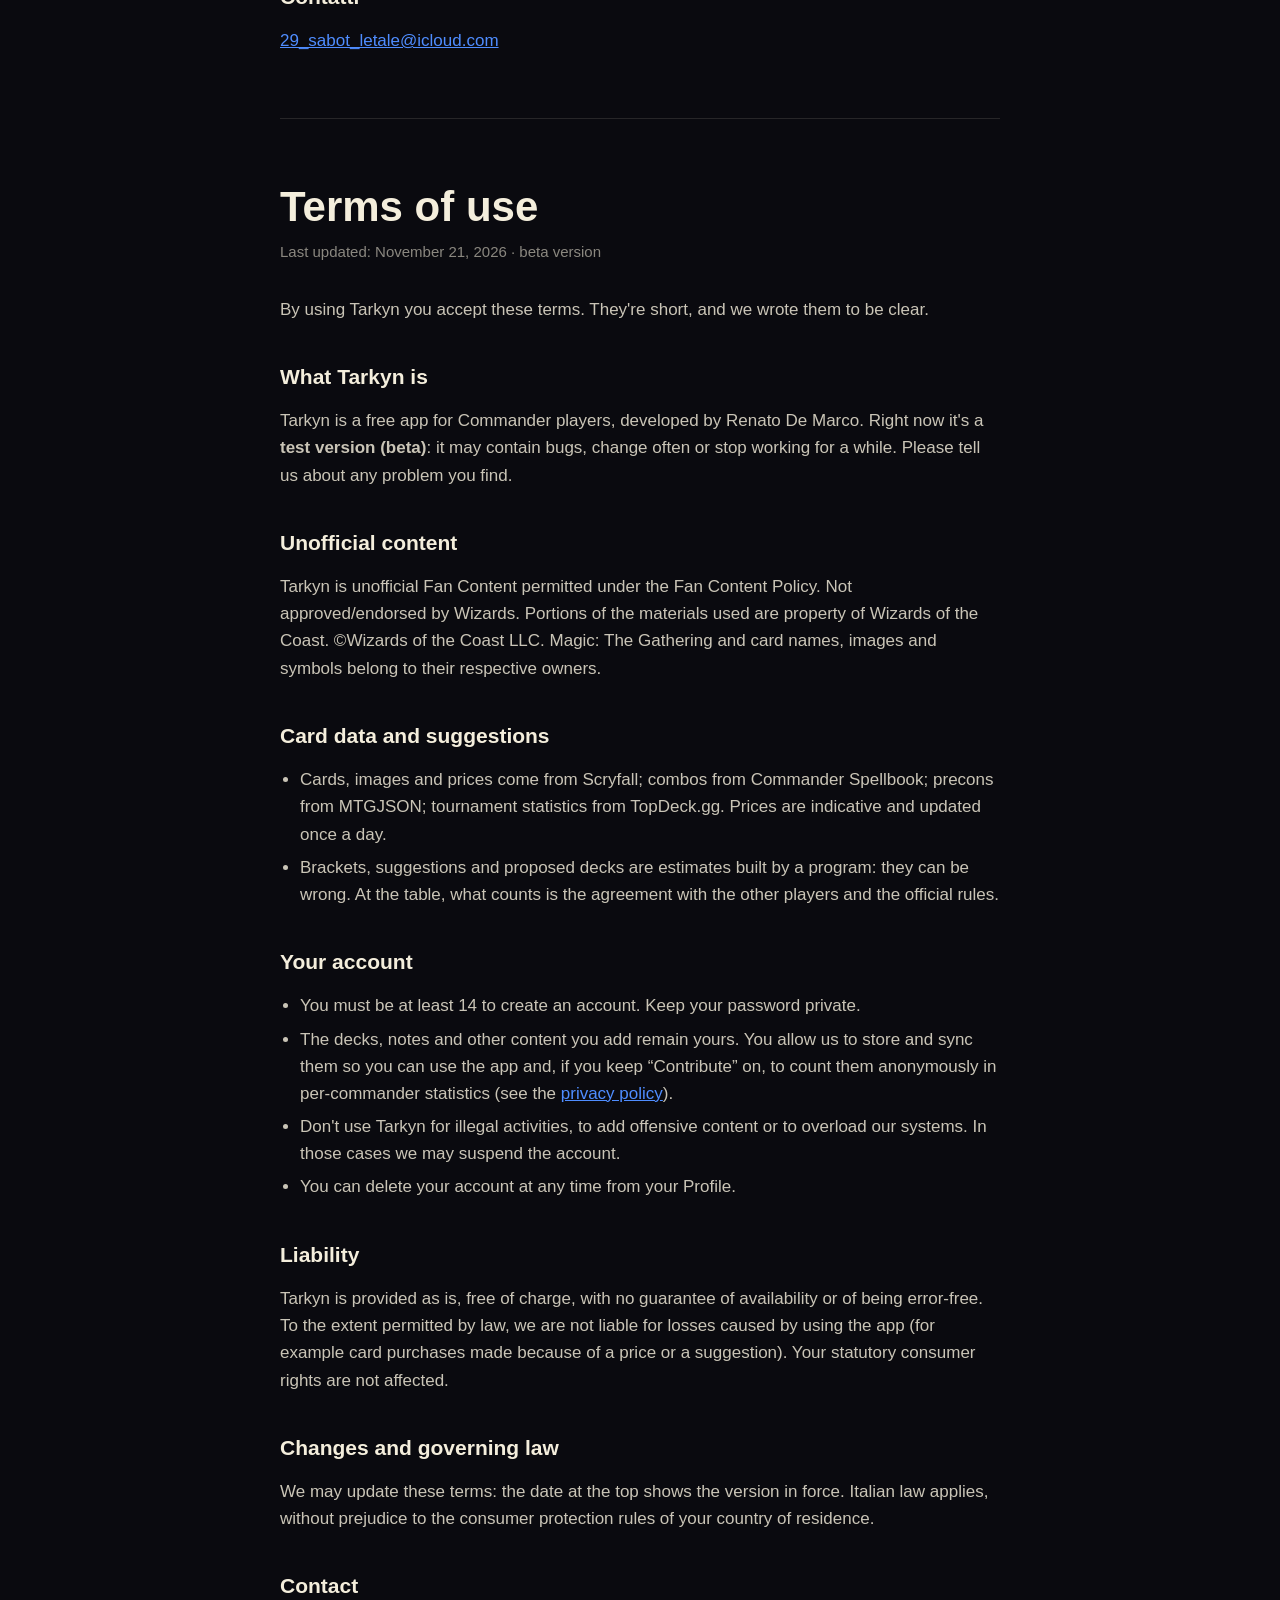
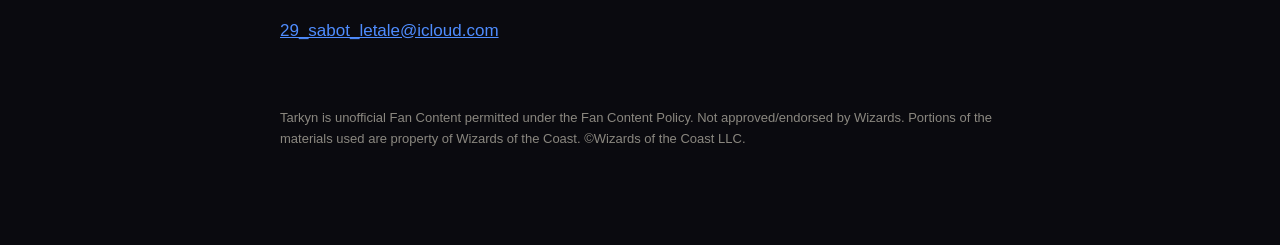
<file: termini.html>
<!doctype html>
<html lang="it">
<head>
<meta charset="utf-8">
<meta name="viewport" content="width=device-width, initial-scale=1">
<title>Tarkyn · Condizioni</title>
<meta name="description" content="Condizioni d'uso di Tarkyn, l'app per giocatori di Commander.">
<link rel="icon" href="favicon.svg">
<link rel="stylesheet" href="stile.css">
</head>
<body>
<main>
<header>
  <svg viewBox="0 0 120 120" aria-hidden="true"><defs><linearGradient id="t" x1="60" y1="14" x2="60" y2="76" gradientUnits="userSpaceOnUse"><stop offset="0" stop-color="#F4EEDC"/><stop offset=".375" stop-color="#4F8DFF"/><stop offset="1" stop-color="#4F8DFF" stop-opacity="0"/></linearGradient></defs><g transform="translate(-8 8) rotate(35 60 66)"><path d="M51.5 18Q60 15 68.5 18L60 76Z" fill="url(#t)"/><circle cx="60" cy="17" r="15" fill="#FFFDF6" fill-opacity=".14"/><circle cx="60" cy="17" r="8.5" fill="#FFFDF6"/></g><path d="M30 27L31.96 32.04L37 34L31.96 35.96L30 41L28.04 35.96L23 34L28.04 32.04Z" fill="#F4EEDC" fill-opacity=".75"/><path d="M34 89L35.4 92.6L39 94L35.4 95.4L34 99L32.6 95.4L29 94L32.6 92.6Z" fill="#F4EEDC" fill-opacity=".5"/><path d="M94 86L95.12 88.88L98 90L95.12 91.12L94 94L92.88 91.12L90 90L92.88 88.88Z" fill="#F4EEDC" fill-opacity=".4"/></svg>
  <a href="./">Tarkyn</a>
  <nav><a href="privacy.html">Privacy</a><a href="termini.html" aria-current="page">Condizioni</a></nav>
</header>

<div class="lingue"><a href="#it">Italiano</a><a href="#en">English</a></div>

<section id="it" lang="it">
<h1>Condizioni d'uso</h1>
<p class="data">Ultimo aggiornamento: 21 novembre 2026 · versione per la beta</p>

<p>Usando Tarkyn accetti queste condizioni. Sono brevi, e le abbiamo scritte per essere chiare.</p>

<h2>Cos'è Tarkyn</h2>
<p>Tarkyn è un'app gratuita per chi gioca a Commander, sviluppata da Renato De Marco. In questa fase è una <strong>versione di prova (beta)</strong>: può contenere errori, cambiare spesso o smettere di funzionare per qualche tempo. Ti chiediamo di segnalarci i problemi che trovi.</p>

<h2>Contenuto non ufficiale</h2>
<p>Tarkyn è Fan Content non ufficiale, consentito dalla Fan Content Policy di Wizards of the Coast. Non è approvato né sostenuto da Wizards. Parte dei materiali usati è proprietà di Wizards of the Coast. ©Wizards of the Coast LLC. Magic: The Gathering e i nomi, le immagini e i simboli delle carte appartengono ai rispettivi proprietari.</p>

<h2>Dati delle carte e consigli</h2>
<ul>
  <li>Carte, immagini e prezzi vengono da Scryfall; le combo da Commander Spellbook; i precostruiti da MTGJSON; le statistiche dei tornei da TopDeck.gg. I prezzi sono indicativi e aggiornati una volta al giorno.</li>
  <li>Bracket, consigli e mazzi proposti sono stime costruite da un programma: possono sbagliare. Al tavolo vale sempre l'accordo con gli altri giocatori e le regole ufficiali.</li>
</ul>

<h2>Il tuo account</h2>
<ul>
  <li>Per creare un account devi avere almeno 14 anni. Tieni riservata la tua password.</li>
  <li>I mazzi, le note e gli altri contenuti che inserisci restano tuoi. Ci autorizzi a conservarli e sincronizzarli per farti usare l'app e, se lasci acceso «Contribuisci», a contarli in forma anonima nelle statistiche per comandante (vedi l'<a href="privacy.html">informativa sulla privacy</a>).</li>
  <li>Non usare Tarkyn per attività illegali, per inserire contenuti offensivi o per sovraccaricare i nostri sistemi. In questi casi possiamo sospendere l'account.</li>
  <li>Puoi eliminare l'account in qualsiasi momento dal Profilo.</li>
</ul>

<h2>Responsabilità</h2>
<p>Tarkyn è offerta così com'è, gratuitamente, senza garanzie di disponibilità o di assenza di errori. Nei limiti consentiti dalla legge, non rispondiamo di perdite dovute all'uso dell'app (per esempio acquisti di carte fatti in base a un prezzo o a un consiglio). Restano salvi i diritti che la legge riconosce ai consumatori.</p>

<h2>Modifiche e legge applicabile</h2>
<p>Possiamo aggiornare queste condizioni: la data in alto indica la versione in vigore. Si applica la legge italiana, salvo le norme a tutela dei consumatori del tuo paese di residenza.</p>

<h2>Contatti</h2>
<p><a href="mailto:29_sabot_letale@icloud.com">29_sabot_letale@icloud.com</a></p>
</section>

<hr>

<section id="en" lang="en">
<h1>Terms of use</h1>
<p class="data">Last updated: November 21, 2026 · beta version</p>

<p>By using Tarkyn you accept these terms. They're short, and we wrote them to be clear.</p>

<h2>What Tarkyn is</h2>
<p>Tarkyn is a free app for Commander players, developed by Renato De Marco. Right now it's a <strong>test version (beta)</strong>: it may contain bugs, change often or stop working for a while. Please tell us about any problem you find.</p>

<h2>Unofficial content</h2>
<p>Tarkyn is unofficial Fan Content permitted under the Fan Content Policy. Not approved/endorsed by Wizards. Portions of the materials used are property of Wizards of the Coast. ©Wizards of the Coast LLC. Magic: The Gathering and card names, images and symbols belong to their respective owners.</p>

<h2>Card data and suggestions</h2>
<ul>
  <li>Cards, images and prices come from Scryfall; combos from Commander Spellbook; precons from MTGJSON; tournament statistics from TopDeck.gg. Prices are indicative and updated once a day.</li>
  <li>Brackets, suggestions and proposed decks are estimates built by a program: they can be wrong. At the table, what counts is the agreement with the other players and the official rules.</li>
</ul>

<h2>Your account</h2>
<ul>
  <li>You must be at least 14 to create an account. Keep your password private.</li>
  <li>The decks, notes and other content you add remain yours. You allow us to store and sync them so you can use the app and, if you keep “Contribute” on, to count them anonymously in per-commander statistics (see the <a href="privacy.html#en">privacy policy</a>).</li>
  <li>Don't use Tarkyn for illegal activities, to add offensive content or to overload our systems. In those cases we may suspend the account.</li>
  <li>You can delete your account at any time from your Profile.</li>
</ul>

<h2>Liability</h2>
<p>Tarkyn is provided as is, free of charge, with no guarantee of availability or of being error-free. To the extent permitted by law, we are not liable for losses caused by using the app (for example card purchases made because of a price or a suggestion). Your statutory consumer rights are not affected.</p>

<h2>Changes and governing law</h2>
<p>We may update these terms: the date at the top shows the version in force. Italian law applies, without prejudice to the consumer protection rules of your country of residence.</p>

<h2>Contact</h2>
<p><a href="mailto:29_sabot_letale@icloud.com">29_sabot_letale@icloud.com</a></p>
</section>

<footer>Tarkyn is unofficial Fan Content permitted under the Fan Content Policy. Not approved/endorsed by Wizards. Portions of the materials used are property of Wizards of the Coast. ©Wizards of the Coast LLC.</footer>
</main>
</body>
</html>
</file>
<file: stile.css>
:root { --notte: #0A0A0F; --superficie: #13131A; --avorio: #F4EEDC; --testo: rgba(244, 238, 220, .82); --tenue: rgba(244, 238, 220, .55); --blu: #4F8DFF; }
* { box-sizing: border-box; }
html { background: var(--notte); }
body {
  margin: 0; color: var(--testo); font: 17px/1.6 -apple-system, BlinkMacSystemFont, "SF Pro Text", "Segoe UI", Roboto, sans-serif;
  background: radial-gradient(60rem 40rem at 85% -10%, rgba(79, 141, 255, .22), transparent 70%), var(--notte);
  min-height: 100vh;
}
main { max-width: 760px; margin: 0 auto; padding: 48px 20px 96px; }
header { display: flex; align-items: center; flex-wrap: wrap; gap: 12px; margin-bottom: 40px; }
header svg { width: 44px; height: 44px; flex: none; }
header > a { color: var(--avorio); text-decoration: none; font: 800 26px/1 -apple-system, "SF Pro Display", sans-serif; font-stretch: expanded; letter-spacing: -.01em; }
nav { margin-left: auto; display: flex; gap: 16px; font: 500 15px/1 -apple-system, sans-serif; }
nav a { color: var(--tenue); text-decoration: none; }
nav a[aria-current] { color: var(--avorio); }
h1 { color: var(--avorio); font: 800 clamp(30px, 6vw, 42px)/1.15 -apple-system, "SF Pro Display", sans-serif; font-stretch: expanded; margin: 0 0 8px; }
h2 { color: var(--avorio); font: 700 21px/1.3 -apple-system, "SF Pro Display", sans-serif; margin: 40px 0 8px; }
.data { color: var(--tenue); font-size: 15px; margin: 0 0 32px; }
a { color: var(--blu); }
ul { padding-left: 20px; }
li { margin: 6px 0; }
.lingue { display: inline-flex; gap: 8px; margin-bottom: 24px; }
.lingue a { padding: 6px 14px; border-radius: 999px; background: var(--superficie); color: var(--avorio); text-decoration: none; font-size: 15px; border: 1px solid rgba(244, 238, 220, .12); }
.nota { background: var(--superficie); border: 1px solid rgba(244, 238, 220, .1); border-radius: 20px; padding: 16px 20px; margin: 24px 0; }
footer { margin-top: 64px; color: var(--tenue); font-size: 13px; }
hr { border: 0; border-top: 1px solid rgba(244, 238, 220, .12); margin: 64px 0; }
</file>
